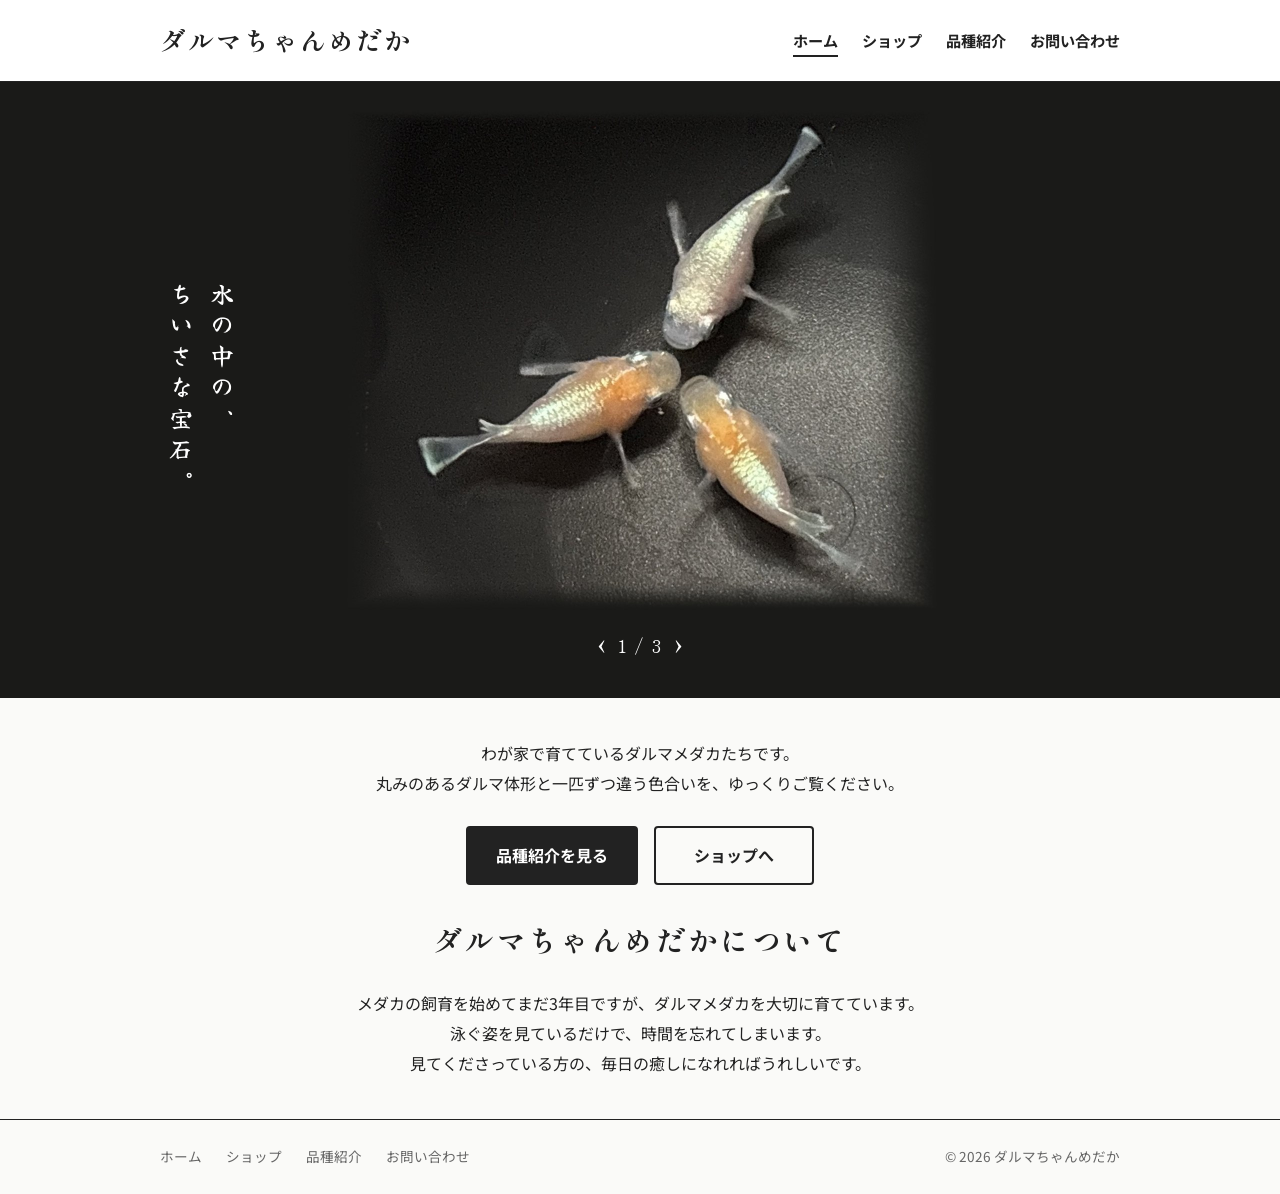
<file: index.html>
<!DOCTYPE html>
<html lang="ja">
<head>
  <meta charset="UTF-8">
  <meta name="viewport" content="width=device-width, initial-scale=1">
  <title>ダルマちゃんめだか</title>
  <meta name="description" content="ダルマちゃんめだか：わが家で育てているダルマメダカたちを紹介するサイトです。アマテラスダルマやターコイズグリーンダルマなど、丸い体形と一匹ずつ違う色合いをご覧ください。">
  <link rel="preconnect" href="https://fonts.googleapis.com">
  <link rel="preconnect" href="https://fonts.gstatic.com" crossorigin>
  <link href="https://fonts.googleapis.com/css2?family=Noto+Sans+JP:wght@400;700&family=Shippori+Mincho:wght@400;700&family=Yuji+Syuku&family=Klee+One&display=swap" rel="stylesheet">
  <link rel="stylesheet" href="css/style.css">
</head>
<body>
  <header class="site-header">
    <div class="site-header__inner">
      <h1 class="site-title"><a href="index.html">ダルマちゃんめだか</a></h1>
      <nav class="site-nav" aria-label="メインメニュー">
        <ul>
          <li><a href="index.html" aria-current="page">ホーム</a></li>
          <li><a href="shop.html">ショップ</a></li>
          <li><a href="varieties.html">品種紹介</a></li>
          <li><a href="contact.html">お問い合わせ</a></li>
        </ul>
      </nav>
    </div>
  </header>

  <main>
    <figure class="hero">
      <div class="hero__slides">
        <img class="hero__slide is-active" src="img/web/amaterasu3-hero.jpg" alt="アマテラスダルマ">
        <img class="hero__slide" src="img/web/taakoizuguriin1-hero.jpg" alt="ターコイズグリーンダルマ">
        <img class="hero__slide" src="img/web/mikkusu5-hero.jpg" alt="ダルマミックス">
      </div>
      <p class="hero__copy">水の中の、<br>ちいさな宝石。</p>
    </figure>

    <section class="intro container">
      <p>
        <span class="phrase">わが家で育てている</span><span class="phrase">ダルマメダカたちです。</span><br>
        <span class="phrase">丸みのある</span><span class="phrase">ダルマ体形と</span><span class="phrase">一匹ずつ</span><span class="phrase">違う色合いを、</span><span class="phrase">ゆっくり</span><span class="phrase">ご覧ください。</span>
      </p>
      <div class="intro__buttons">
        <a class="btn btn--primary" href="varieties.html">品種紹介を見る</a>
        <a class="btn" href="shop.html">ショップへ</a>
      </div>
    </section>

    <section class="charm container">
      <h2 class="page-title">ダルマちゃんめだかについて</h2>
      <p>
        <span class="phrase">メダカの飼育を</span><span class="phrase">始めて</span><span class="phrase">まだ3年目ですが、</span><span class="phrase">ダルマメダカを</span><span class="phrase">大切に</span><span class="phrase">育てています。</span><br>
        <span class="phrase">泳ぐ姿を</span><span class="phrase">見ているだけで、</span><span class="phrase">時間を</span><span class="phrase">忘れてしまいます。</span><br>
        <span class="phrase">見てくださっている方の、</span><span class="phrase">毎日の</span><span class="phrase">癒しに</span><span class="phrase">なれれば</span><span class="phrase">うれしいです。</span>
      </p>
    </section>
  </main>

  <footer class="site-footer">
    <div class="site-footer__inner">
      <nav class="site-nav" aria-label="フッターメニュー">
        <ul>
          <li><a href="index.html" aria-current="page">ホーム</a></li>
          <li><a href="shop.html">ショップ</a></li>
          <li><a href="varieties.html">品種紹介</a></li>
          <li><a href="contact.html">お問い合わせ</a></li>
        </ul>
      </nav>
      <p>&copy; 2026 ダルマちゃんめだか</p>
    </div>
  </footer>

  <script src="js/slider.js" defer></script>
</body>
</html>
</file>
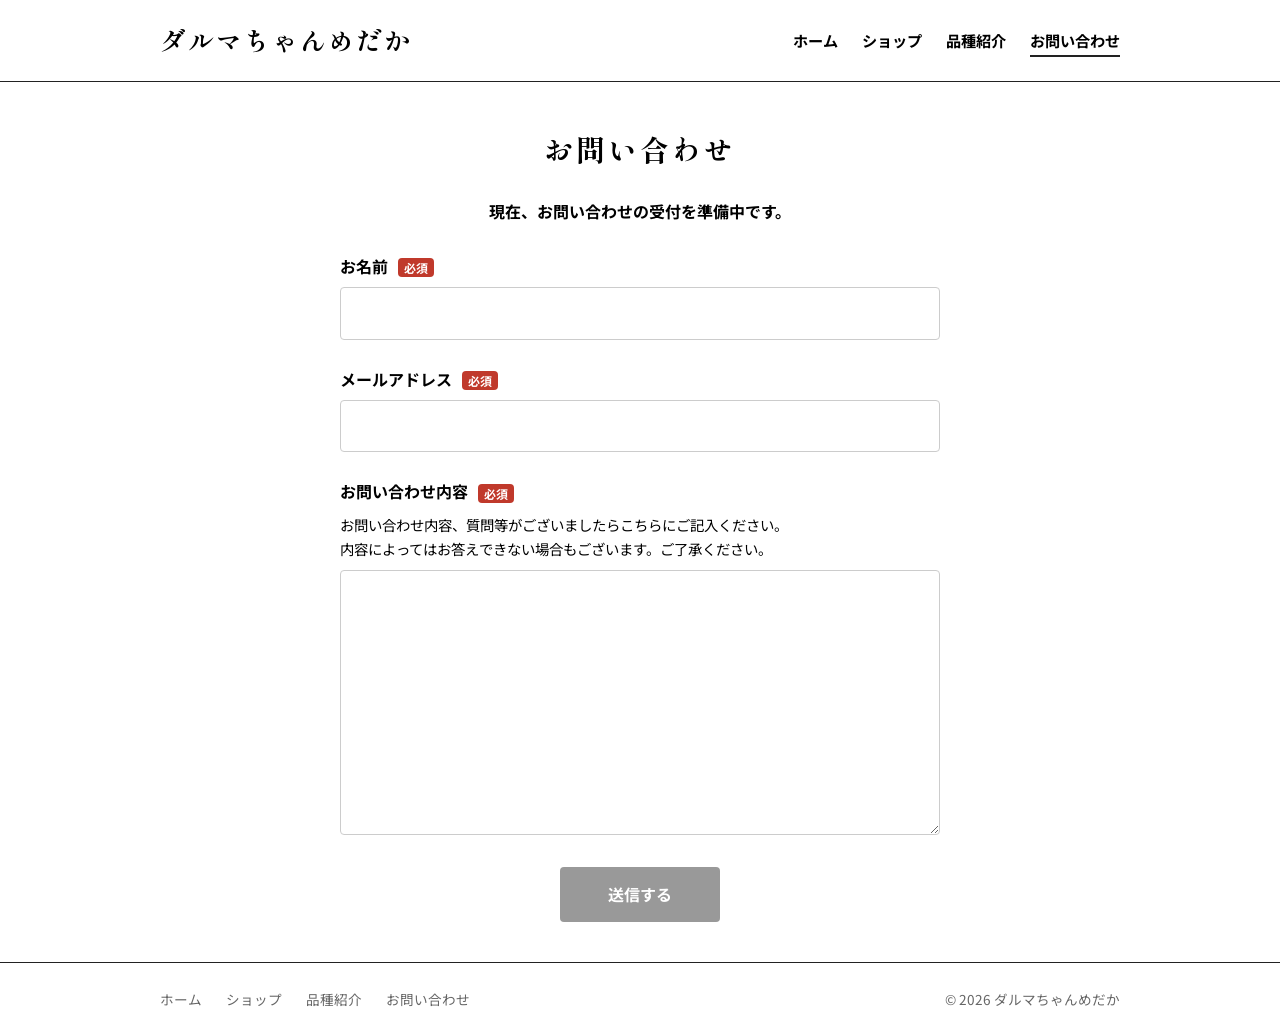
<file: contact.html>
<!DOCTYPE html>
<html lang="ja">
<head>
  <meta charset="UTF-8">
  <meta name="viewport" content="width=device-width, initial-scale=1">
  <title>お問い合わせ｜ダルマちゃんめだか</title>
  <meta name="description" content="ダルマちゃんめだか：お問い合わせページです。">
  <link rel="preconnect" href="https://fonts.googleapis.com">
  <link rel="preconnect" href="https://fonts.gstatic.com" crossorigin>
  <link href="https://fonts.googleapis.com/css2?family=Noto+Sans+JP:wght@400;700&family=Shippori+Mincho:wght@400;700&display=swap" rel="stylesheet">
  <link rel="stylesheet" href="css/style.css">
  <style>
    .page-shop .page-title { text-align: center; }
    .contact-form { max-width: 600px; margin: 0 auto; }
    .contact-form__field { margin-bottom: 24px; }
    .contact-form__field label { display: block; margin-bottom: 6px; font-weight: 700; }
    .contact-form__required { margin-left: 6px; padding: 1px 6px; font-size: 0.75rem; color: #fff; background: #c0392b; border-radius: var(--radius); vertical-align: middle; }
    .contact-form__note { margin: 0 0 8px; font-size: 0.9rem; line-height: 1.7; }
    .contact-form input,
    .contact-form textarea { width: 100%; padding: 10px 12px; font: inherit; color: var(--ink); background: #fff; border: 1px solid #ccc; border-radius: var(--radius); box-sizing: border-box; }
    .contact-form textarea { resize: vertical; }
    .contact-form__submit { display: block; margin: 0 auto; padding: 12px 48px; font: inherit; font-weight: 700; color: #fff; background: var(--ink); border: 0; border-radius: var(--radius); cursor: pointer; }
    .contact-form__submit:hover { opacity: 0.8; }
    .contact-form__submit:disabled { background: #999; cursor: not-allowed; opacity: 1; }
    .contact-form__notice { margin: 0 0 24px; font-weight: 700; text-align: center; }
  </style>
</head>
<body class="page-shop">
  <header class="site-header">
    <div class="site-header__inner">
      <h1 class="site-title"><a href="index.html">ダルマちゃんめだか</a></h1>
      <nav class="site-nav" aria-label="メインメニュー">
        <ul>
          <li><a href="index.html">ホーム</a></li>
          <li><a href="shop.html">ショップ</a></li>
          <li><a href="varieties.html">品種紹介</a></li>
          <li><a href="contact.html" aria-current="page">お問い合わせ</a></li>
        </ul>
      </nav>
    </div>
  </header>

  <main class="container">
    <h2 class="page-title">お問い合わせ</h2>

    <form class="contact-form" action="send_mail.php" method="post">
      <p class="contact-form__notice">現在、お問い合わせの受付を準備中です。</p>

      <div class="contact-form__field">
        <label for="name">お名前 <span class="contact-form__required">必須</span></label>
        <input type="text" id="name" name="name" required autocomplete="name">
      </div>

      <div class="contact-form__field">
        <label for="email">メールアドレス <span class="contact-form__required">必須</span></label>
        <input type="email" id="email" name="email" required autocomplete="email">
      </div>

      <div class="contact-form__field">
        <label for="message">お問い合わせ内容 <span class="contact-form__required">必須</span></label>
        <p class="contact-form__note">お問い合わせ内容、質問等がございましたらこちらにご記入ください。<br>内容によってはお答えできない場合もございます。ご了承ください。</p>
        <textarea id="message" name="message" rows="8" required></textarea>
      </div>

      <button type="submit" class="contact-form__submit" disabled>送信する</button>
    </form>
  </main>

  <footer class="site-footer">
    <div class="site-footer__inner">
      <nav class="site-nav" aria-label="フッターメニュー">
        <ul>
          <li><a href="index.html">ホーム</a></li>
          <li><a href="shop.html">ショップ</a></li>
          <li><a href="varieties.html">品種紹介</a></li>
          <li><a href="contact.html" aria-current="page">お問い合わせ</a></li>
        </ul>
      </nav>
      <p>&copy; 2026 ダルマちゃんめだか</p>
    </div>
  </footer>
</body>
</html>
</file>
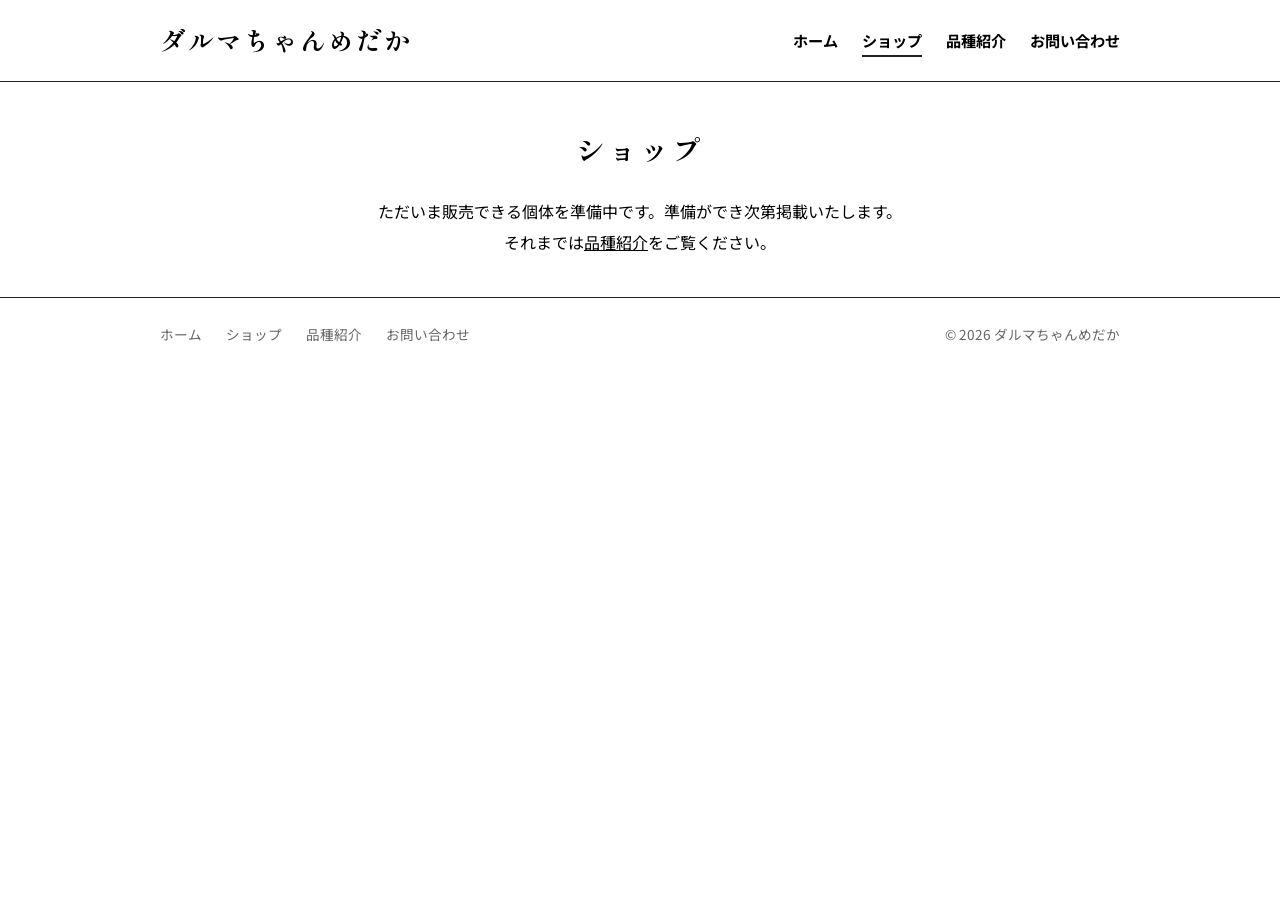
<file: shop.html>
<!DOCTYPE html>
<html lang="ja">
<head>
  <meta charset="UTF-8">
  <meta name="viewport" content="width=device-width, initial-scale=1">
  <title>ショップ｜ダルマちゃんめだか</title>
  <meta name="description" content="ダルマちゃんめだか：ただいま販売できる個体を準備中です。準備ができ次第掲載いたします。">
  <link rel="preconnect" href="https://fonts.googleapis.com">
  <link rel="preconnect" href="https://fonts.gstatic.com" crossorigin>
  <link href="https://fonts.googleapis.com/css2?family=Noto+Sans+JP:wght@400;700&family=Shippori+Mincho:wght@400;700&display=swap" rel="stylesheet">
  <link rel="stylesheet" href="css/style.css">
</head>
<body class="page-shop">
  <header class="site-header">
    <div class="site-header__inner">
      <h1 class="site-title"><a href="index.html">ダルマちゃんめだか</a></h1>
      <nav class="site-nav" aria-label="メインメニュー">
        <ul>
          <li><a href="index.html">ホーム</a></li>
          <li><a href="shop.html" aria-current="page">ショップ</a></li>
          <li><a href="varieties.html">品種紹介</a></li>
          <li><a href="contact.html">お問い合わせ</a></li>
        </ul>
      </nav>
    </div>
  </header>

  <main class="container">
    <h2 class="page-title">ショップ</h2>
    <p class="page-intro">
      <span class="phrase">ただいま販売できる個体を準備中です。</span><span class="phrase">準備ができ次第掲載いたします。</span><br>
      <span class="phrase">それまでは</span><span class="phrase"><a class="text-link" href="varieties.html">品種紹介</a>をご覧ください。</span>
    </p>
  </main>

  <footer class="site-footer">
    <div class="site-footer__inner">
      <nav class="site-nav" aria-label="フッターメニュー">
        <ul>
          <li><a href="index.html">ホーム</a></li>
          <li><a href="shop.html" aria-current="page">ショップ</a></li>
          <li><a href="varieties.html">品種紹介</a></li>
          <li><a href="contact.html">お問い合わせ</a></li>
        </ul>
      </nav>
      <p>&copy; 2026 ダルマちゃんめだか</p>
    </div>
  </footer>
</body>
</html>
</file>
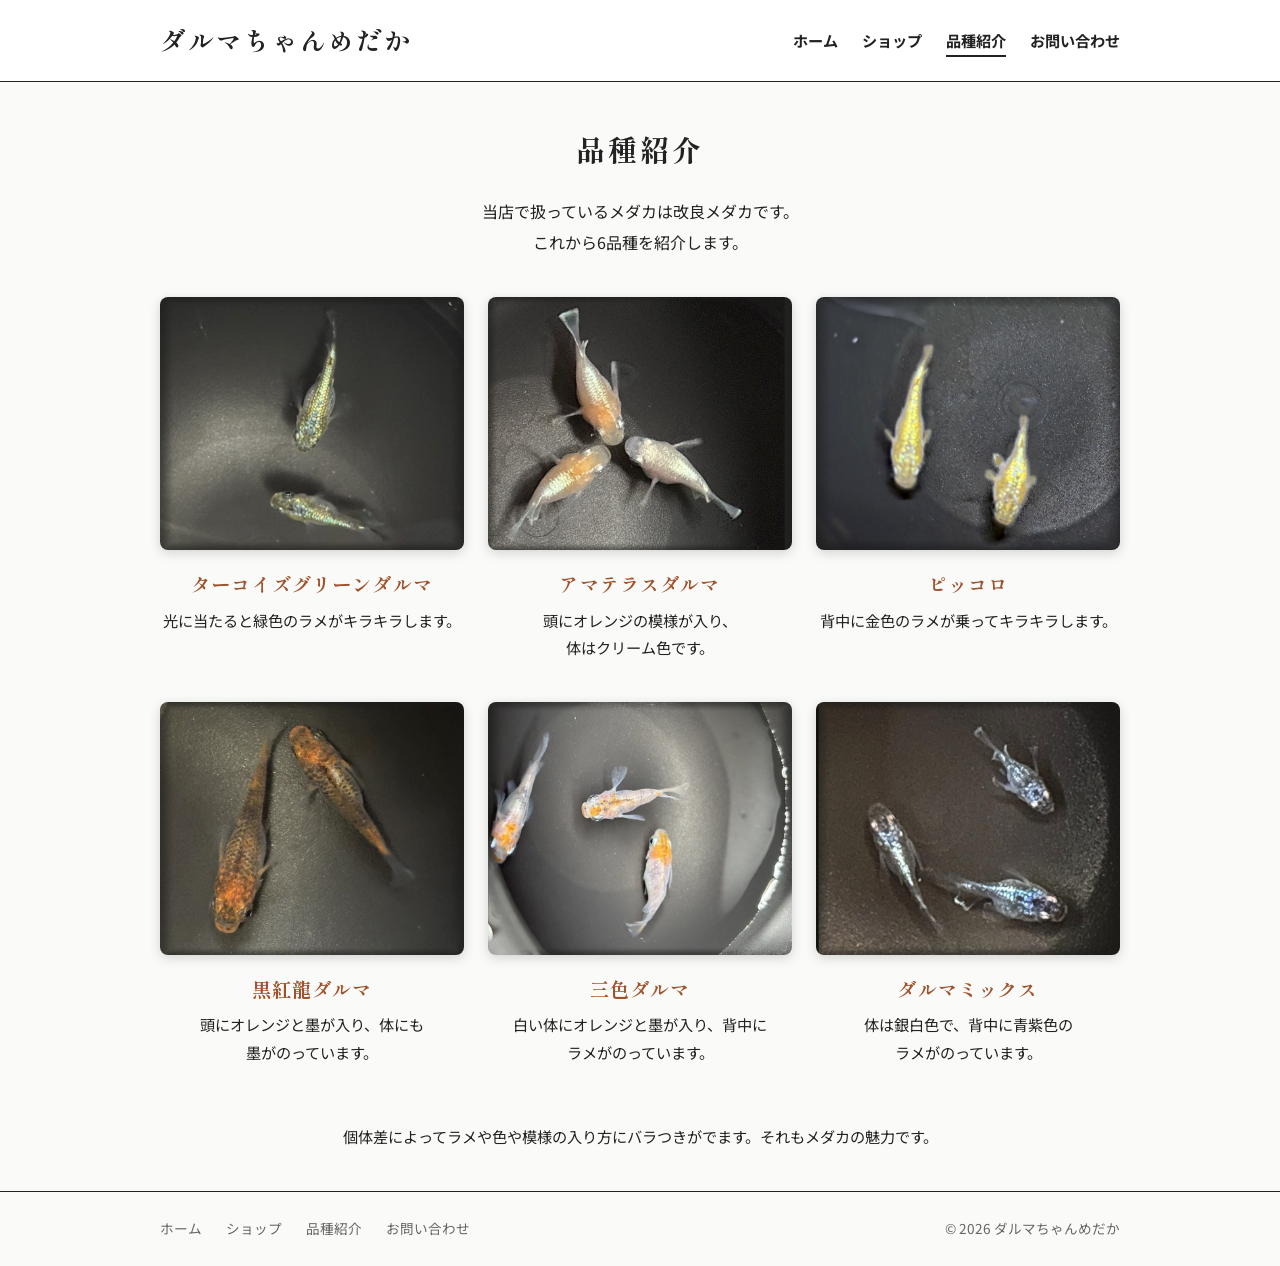
<file: varieties.html>
<!DOCTYPE html>
<html lang="ja">
<head>
  <meta charset="UTF-8">
  <meta name="viewport" content="width=device-width, initial-scale=1">
  <title>品種紹介｜ダルマちゃんめだか</title>
  <meta name="description" content="ダルマちゃんめだか：当店で扱っているダルマメダカ6品種をご紹介します。">
  <link rel="preconnect" href="https://fonts.googleapis.com">
  <link rel="preconnect" href="https://fonts.gstatic.com" crossorigin>
  <link href="https://fonts.googleapis.com/css2?family=Noto+Sans+JP:wght@400;700&family=Shippori+Mincho:wght@400;700&display=swap" rel="stylesheet">
  <link rel="stylesheet" href="css/style.css">
</head>
<body>
  <header class="site-header">
    <div class="site-header__inner">
      <h1 class="site-title"><a href="index.html">ダルマちゃんめだか</a></h1>
      <nav class="site-nav" aria-label="メインメニュー">
        <ul>
          <li><a href="index.html">ホーム</a></li>
          <li><a href="shop.html">ショップ</a></li>
          <li><a href="varieties.html" aria-current="page">品種紹介</a></li>
          <li><a href="contact.html">お問い合わせ</a></li>
        </ul>
      </nav>
    </div>
  </header>

  <main class="container">
    <h2 class="page-title">品種紹介</h2>
    <p class="page-intro">
      <span class="phrase">当店で扱っているメダカは</span><span class="phrase">改良メダカです。</span><br>
      <span class="phrase">これから6品種を</span><span class="phrase">紹介します。</span>
    </p>

    <ul class="variety-list">
      <li class="variety">
        <img class="variety__photo" src="img/web/taakoizuguriin1-card-soft.jpg" alt="ターコイズグリーンダルマ" width="900" height="750">
        <h3 class="variety__name">ターコイズグリーンダルマ</h3>
        <p class="variety__text"><span class="phrase">光に当たると</span><span class="phrase">緑色のラメが</span><span class="phrase">キラキラします。</span></p>
      </li>
      <li class="variety">
        <img class="variety__photo" src="img/web/amaterasu2-card-soft.jpg" alt="アマテラスダルマ" width="900" height="750">
        <h3 class="variety__name">アマテラスダルマ</h3>
        <p class="variety__text"><span class="phrase">頭にオレンジの</span><span class="phrase">模様が入り、</span><span class="phrase">体はクリーム色です。</span></p>
      </li>
      <li class="variety">
        <img class="variety__photo" src="img/web/pikkoro2-card-soft.jpg" alt="ピッコロ" width="900" height="750">
        <h3 class="variety__name">ピッコロ</h3>
        <p class="variety__text"><span class="phrase">背中に</span><span class="phrase">金色のラメが</span><span class="phrase">乗って</span><span class="phrase">キラキラします。</span></p>
      </li>
      <li class="variety">
        <img class="variety__photo" src="img/web/kokkouryu1-card-soft.jpg" alt="黒紅龍ダルマ" width="900" height="750">
        <h3 class="variety__name">黒紅龍ダルマ</h3>
        <p class="variety__text"><span class="phrase">頭にオレンジと</span><span class="phrase">墨が入り、</span><span class="phrase">体にも</span><span class="phrase">墨がのっています。</span></p>
      </li>
      <li class="variety">
        <img class="variety__photo" src="img/web/sanshoku1-card-soft.jpg" alt="三色ダルマ" width="900" height="750">
        <h3 class="variety__name">三色ダルマ</h3>
        <p class="variety__text"><span class="phrase">白い体に</span><span class="phrase">オレンジと墨が入り、</span><span class="phrase">背中に</span><span class="phrase">ラメがのっています。</span></p>
      </li>
      <li class="variety">
        <img class="variety__photo" src="img/web/mikkusu4-card-soft.jpg" alt="ダルマミックス" width="900" height="750">
        <h3 class="variety__name">ダルマミックス</h3>
        <p class="variety__text"><span class="phrase">体は銀白色で、</span><span class="phrase">背中に</span><span class="phrase">青紫色の</span><span class="phrase">ラメがのっています。</span></p>
      </li>
    </ul>

    <p class="page-note">
      <span class="phrase">個体差によって</span><span class="phrase">ラメや色や模様の</span><span class="phrase">入り方にバラつきがでます。</span><span class="phrase">それもメダカの魅力です。</span>
    </p>
  </main>

  <footer class="site-footer">
    <div class="site-footer__inner">
      <nav class="site-nav" aria-label="フッターメニュー">
        <ul>
          <li><a href="index.html">ホーム</a></li>
          <li><a href="shop.html">ショップ</a></li>
          <li><a href="varieties.html" aria-current="page">品種紹介</a></li>
          <li><a href="contact.html">お問い合わせ</a></li>
        </ul>
      </nav>
      <p>&copy; 2026 ダルマちゃんめだか</p>
    </div>
  </footer>
</body>
</html>
</file>
<file: css/style.css>
/* ダルマちゃんめだか 共通スタイル */

:root {
  --bg: #FAFAF8;
  --header-bg: #FFFFFF;
  --ink: #222222;
  --radius: 4px;
  --gutter: 20px;
  --max-width: 1000px;
}

* {
  box-sizing: border-box;
}

body {
  margin: 0;
  background: var(--bg);
  color: var(--ink);
  font-family: "Noto Sans JP", sans-serif;
  line-height: 1.9;
}

img {
  display: block;
  max-width: 100%;
}

a {
  color: inherit;
}

/* ヘッダー（サイト名の帯） */
.site-header {
  background: var(--header-bg);
  border-bottom: 1px solid var(--ink);
}

.site-header__inner {
  max-width: var(--max-width);
  margin: 0 auto;
  padding: 16px var(--gutter);
  display: flex;
  flex-wrap: wrap;
  align-items: center;
  justify-content: space-between;
  gap: 8px 24px;
}

.site-title {
  margin: 0;
  font-family: "Shippori Mincho", serif;
  font-size: 1.6rem;
  font-weight: 700;
  letter-spacing: 0.08em;
}

.site-title a {
  text-decoration: none;
}

.site-nav ul {
  margin: 0;
  padding: 0;
  list-style: none;
  display: flex;
  flex-wrap: wrap;
  gap: 4px 24px;
}

.site-nav a {
  font-weight: 700;
  font-size: 0.95rem;
  text-decoration: none;
  padding: 4px 0;
  border-bottom: 2px solid transparent;
}

.site-nav a:hover,
.site-nav a[aria-current="page"] {
  border-bottom-color: var(--ink);
}

/* メイン */
.container {
  max-width: var(--max-width);
  margin: 0 auto;
  padding: 40px var(--gutter);
}

/* ボタン：主要は黒塗り、それ以外は黒枠 */
.btn {
  display: inline-block;
  min-width: 160px;
  padding: 12px 28px;
  border: 2px solid var(--ink);
  border-radius: var(--radius);
  background: transparent;
  color: var(--ink);
  font-family: inherit;
  font-size: 1rem;
  font-weight: 700;
  text-align: center;
  text-decoration: none;
  cursor: pointer;
}

.btn--primary {
  background: var(--ink);
  color: var(--header-bg);
}

.btn:hover {
  opacity: 0.8;
}

.btn:focus-visible {
  outline: 3px solid var(--ink);
  outline-offset: 3px;
}

/* ホーム */
/* 画面の横幅いっぱいの黒い帯。色は写真の背景（容器の黒）になじむ色 */
.hero {
  position: relative;
  margin: 0;
  padding: 28px var(--gutter);
  background: #1a1a18;
}

/* キャッチコピー。スマホなど狭い画面では、写真のすぐ下に横書きで1行で表示する */
.hero__copy {
  margin: 16px 0 0;
  color: #FFFFFF;
  font-family: "Klee One", "Yuji Syuku", serif; /* スマホの横書きは Klee One */
  font-size: 1.1rem;
  font-weight: 400;
  letter-spacing: 0.2em;
  text-indent: 0.2em; /* 文字間の余白が末尾に付く分、中央からずれないように */
  text-align: center;
  white-space: nowrap;
}

.hero__copy br {
  display: none;
}

/* 広い画面では、帯の左の余白に縦書き（写真と重ならない幅のときだけ） */
@media (min-width: 960px) {
  .hero__copy {
    position: absolute;
    top: 50%;
    left: max(32px, calc((100% - var(--max-width)) / 2 + var(--gutter)));
    margin: 0;
    transform: translateY(-50%);
    writing-mode: vertical-rl;
    font-family: "Yuji Syuku", "Shippori Mincho", serif; /* パソコンの縦書きは Yuji Syuku */
    font-size: 1.5rem;
    line-height: 1.7;
    letter-spacing: 0.3em;
    text-indent: 0;
    text-align: start;
  }

  .hero__copy br {
    display: inline;
  }
}

/* 写真スライド。2枚とも同じ縦横比(6:5)で切り抜いてあり、同じ大きさの枠に重ねて、
   不透明度を変えて切り替える（前の写真が消えてから、次の写真が出てくる）。高さは最大500px（幅600px）、
   スマホでは画面幅に合わせて縮む。切り替えは js/slider.js が is-active を付け替える。 */
.hero__slides {
  position: relative;
  width: min(100%, 600px);
  aspect-ratio: 6 / 5;
  margin: 0 auto;
  touch-action: pan-y; /* 縦のスクロールはそのまま。横にすべらせる動きは slider.js が受け取る */
}

.hero__slide {
  position: absolute;
  inset: 0;
  display: block;
  width: 100%;
  height: 100%;
  object-fit: cover; /* 動画など、縦横比の違うスライドを足しても枠いっぱいに収める */
  opacity: 0;
  transition: opacity 0.5s ease-in-out; /* 消えるとき：0.5秒 */
  /* ふちを黒い帯になじませるぼかしは、写真そのものに焼き込んである（img/web/*-hero.jpg）。
     CSSのマスクでぼかすと、四隅が丸く欠けて見えるため。元の（ぼかし前の）写真は img/web/src/ */
}

/* 出てくるとき：前の写真が消え終わる0.5秒後から、0.5秒かけて出てくる */
.hero__slide.is-active {
  opacity: 1;
  transition-delay: 0.5s;
}

/* 矢印を押したときは、動きなしですぐに切り替える（js/slider.js が一瞬だけ付ける） */
.hero__slides.is-instant .hero__slide,
.hero__slides.is-instant .hero__slide.is-active {
  transition: none;
}

@media (prefers-reduced-motion: reduce) {
  .hero__slide,
  .hero__slide.is-active {
    transition: none;
  }
}

/* 写真の下の「‹　1 / 2　›」（左右の矢印で前後の写真へ、真ん中は今何枚目か）。
   js/slider.js が作る。白い細い文字。矢印のボタンは、スマホでも押しやすい48px四方 */
.hero__pager {
  display: flex;
  justify-content: center;
  align-items: center;
  gap: 0;
  margin-top: 12px;
  color: #FFFFFF;
  font-family: "Shippori Mincho", serif;
  font-weight: 400;
  line-height: 1;
}

.hero__arrow {
  width: 44px;
  height: 48px;
  margin: 0 -6px; /* 数字との間をつめる（押せる範囲は44×48pxのまま） */
  padding: 0 0 8px; /* 矢印の記号は文字の中で下に寄るので、数字と高さがそろうよう少し上げる */
  border: 0;
  background: none;
  color: inherit;
  font: inherit;
  font-size: 1.6rem;
  line-height: 1;
  cursor: pointer;
}

.hero__arrow:hover {
  opacity: 0.7;
}

.hero__arrow:focus-visible {
  outline: 2px solid #FFFFFF;
  outline-offset: -2px;
}

.hero__count {
  font-size: 1.1rem;
  line-height: 1;
  letter-spacing: 0.1em;
  text-align: center;
  font-variant-numeric: tabular-nums;
}

.intro {
  text-align: center;
}

.intro p {
  margin: 0 auto 28px;
  max-width: 37em;
}

/* 紹介文は、文節の途中で折り返さない（狭い画面では文節の切れ目で折り返す） */
.phrase {
  display: inline-block;
}

.intro__buttons {
  display: flex;
  flex-wrap: wrap;
  justify-content: center;
  gap: 16px;
}

/* ホーム：フッターの線の上の文章（あいさつ文と同じ大きさ） */
.charm {
  padding-top: 0;
  text-align: center;
}

/* あいさつ文・ボタン・見出しの間は28px、見出しと紹介文の間はそれより少し狭い20px */
.intro {
  padding-bottom: 28px;
}

.charm .page-title {
  margin-bottom: 20px;
}

.charm p {
  margin: 0 auto;
  max-width: 37em;
}

/* 品種紹介ページ */
.page-title {
  margin: 0 0 20px;
  font-family: "Shippori Mincho", serif;
  font-size: 1.8rem;
  font-weight: 700;
  letter-spacing: 0.1em;
  text-align: center;
}

.page-intro {
  margin: 0;
  text-align: center;
}

/* 品種のカード：スマホは1列、タブレットは2列、パソコンは3列 */
.variety-list {
  display: grid;
  grid-template-columns: 1fr;
  gap: 40px 24px;
  margin: 40px 0 0;
  padding: 0;
  list-style: none;
}

@media (min-width: 640px) {
  .variety-list {
    grid-template-columns: repeat(2, 1fr);
  }
}

@media (min-width: 960px) {
  .variety-list {
    grid-template-columns: repeat(3, 1fr);
  }
}

/* 写真は、縦横比6:5に切りそろえてあり、ふちのぼかしは弱めに焼き込んである（img/web/*-card-soft.jpg）。
   角を少し丸くして、うすい影をつける */
.variety__photo {
  display: block;
  width: 100%;
  height: auto;
  aspect-ratio: 6 / 5;
  border-radius: 8px;
  box-shadow: 0 3px 12px rgba(0, 0, 0, 0.16);
}

.variety__name {
  margin: 16px 0 4px;
  font-family: "Shippori Mincho", serif;
  font-size: 1.2rem;
  font-weight: 700;
  letter-spacing: 0.06em;
  text-align: center;
  color: #A0522D;
}

.variety__text {
  margin: 0;
  font-size: 0.95rem;
  line-height: 1.8;
  text-align: center;
}

.page-note {
  margin: 56px 0 0;
  font-size: 0.95rem;
  text-align: center;
}

/* フッター */
.site-footer {
  border-top: 1px solid var(--ink);
  color: #666666;
  font-size: 0.85rem;
}

/* メニューは左端、コピーライトは右端（ヘッダーと同じ位置） */
.site-footer__inner {
  max-width: var(--max-width);
  margin: 0 auto;
  padding: 24px var(--gutter);
  display: flex;
  flex-wrap: wrap;
  align-items: center;
  justify-content: space-between;
  gap: 8px 24px;
}

/* フッターのメニュー：コピーライトと同じ大きさ・細い文字・下線なし */
.site-footer .site-nav a {
  font-size: inherit;
  font-weight: 400;
  border-bottom: 0;
}

.site-footer p {
  margin: 0;
}

/* ショップ：白背景・黒文字、見出しは画面の上半分に配置 */
.page-shop {
  background: #FFFFFF;
  color: #000000;
}

.text-link {
  color: inherit;
  text-decoration: underline;
}
</file>
